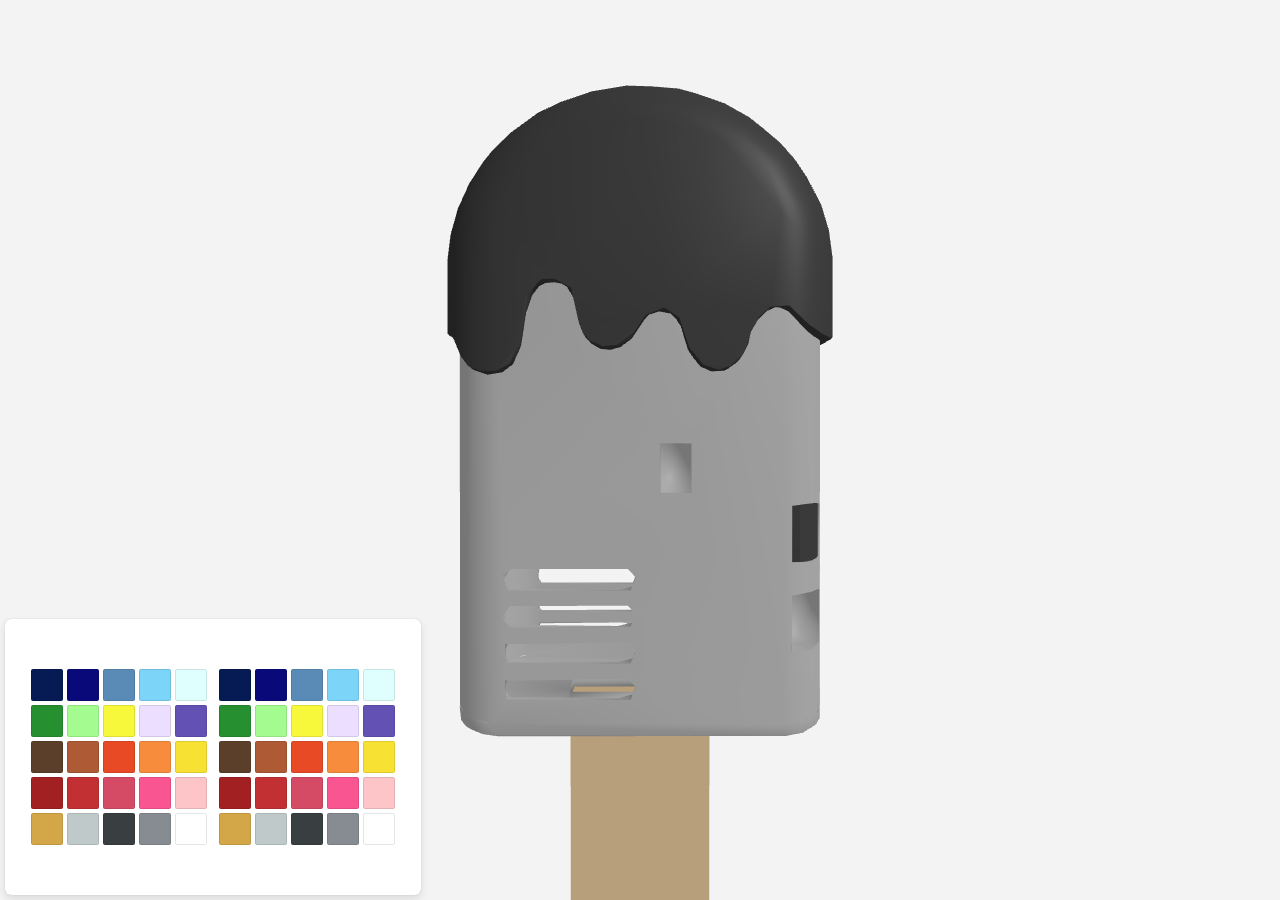
<file: index.html>
<!doctype html>
<html lang="en">
  <head>
    <meta charset="UTF-8" />
    <link rel="icon" type="image/svg+xml" href="/vite.svg" />
    <meta name="viewport" content="width=device-width, initial-scale=1.0" />
    <title>Vite + React</title>
    <script type="module" crossorigin src="./assets/index-I6sN1B7Y.js"></script>
    <link rel="stylesheet" crossorigin href="./assets/index-CMDAUeRj.css">
  </head>
  <body>
    <div id="root"></div>
  </body>
</html>
</file>
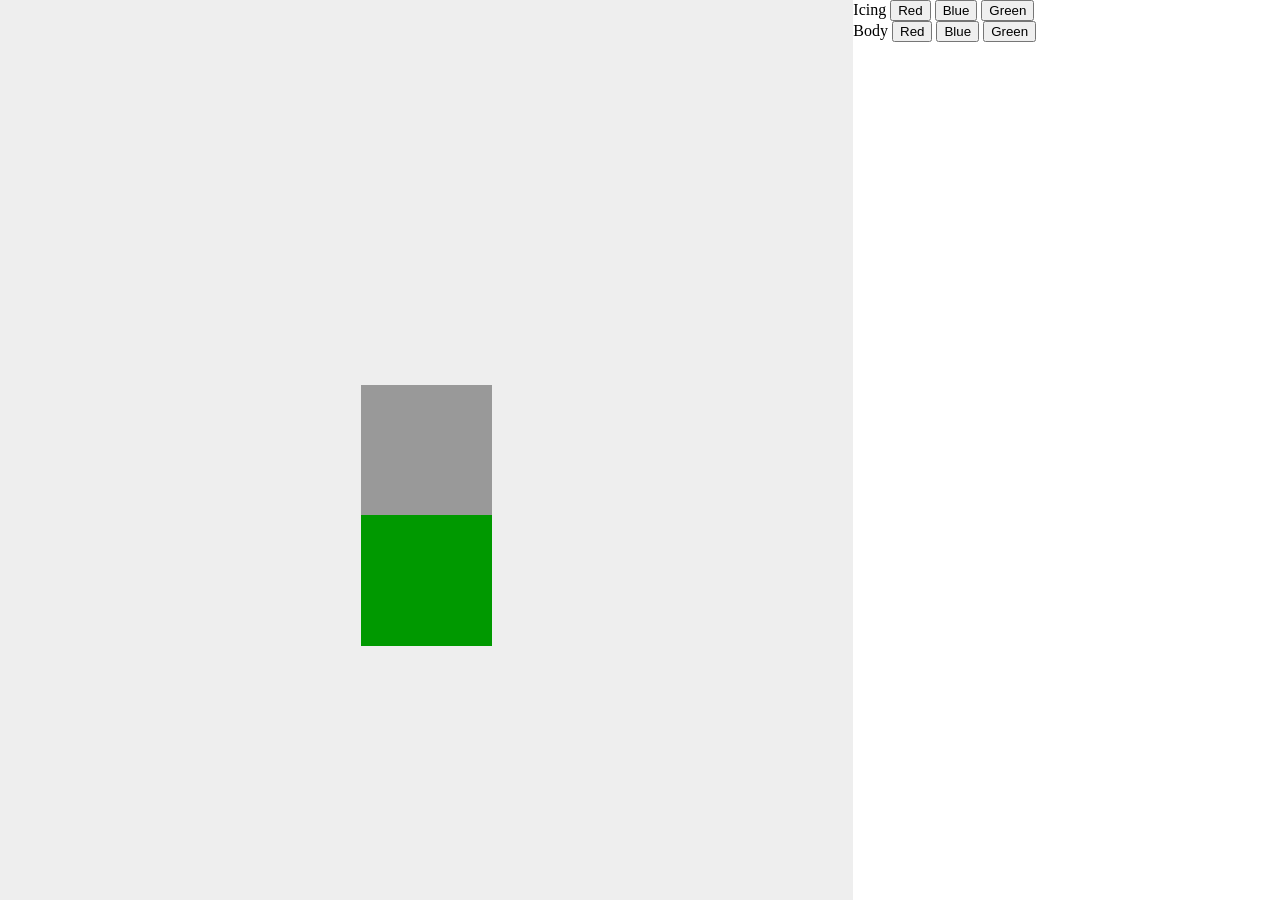
<file: docs/index.html>
<!DOCTYPE html>
<html lang="en">
  <head>
    <meta charset="utf-8">
    <title>My first three.js app</title>
    <style>
      body { margin: 0; }
    </style>
    <script type="module" crossorigin src="./assets/index-JbfLCp48.js"></script>
  </head>
  <body>
    
    <div style="width: 100%;
  display: flex;
  flex-wrap: wrap;
  ">

      <div class="canvas" ></div>
      <div class="selectors">
        <div>Icing 
          <button class="head_col_red">Red</button> 
          <button class="head_col_blue">Blue</button> 
          <button class="head_col_green">Green</button>
        </div>
        <div>Body 
          <button class="body_col_red">Red</button> 
          <button class="body_col_blue">Blue</button> 
          <button class="body_col_green">Green</button>
        </div>
      </div>

    </div>
    
  </body>
</html>
</file>
<file: assets/index-CMDAUeRj.css>
html,body,#root{height:100%;margin:0;background:#fff}
</file>
